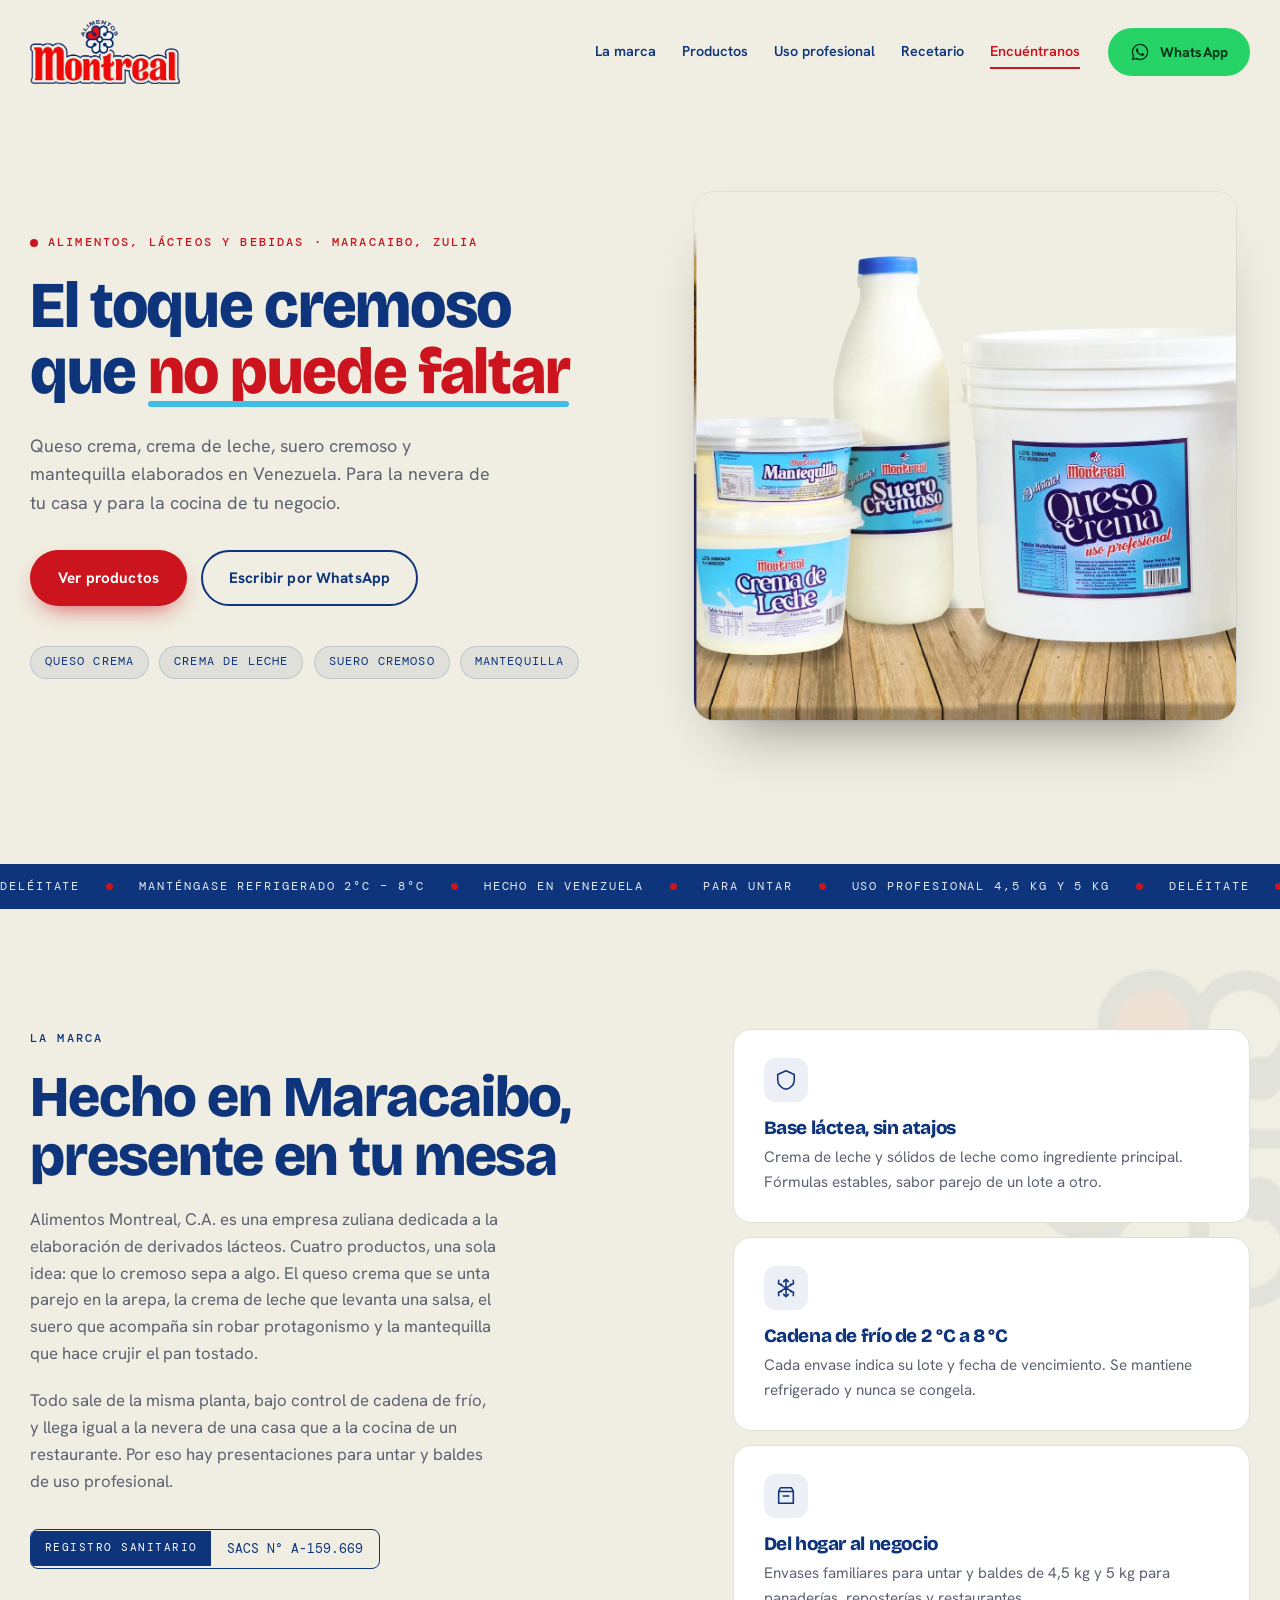
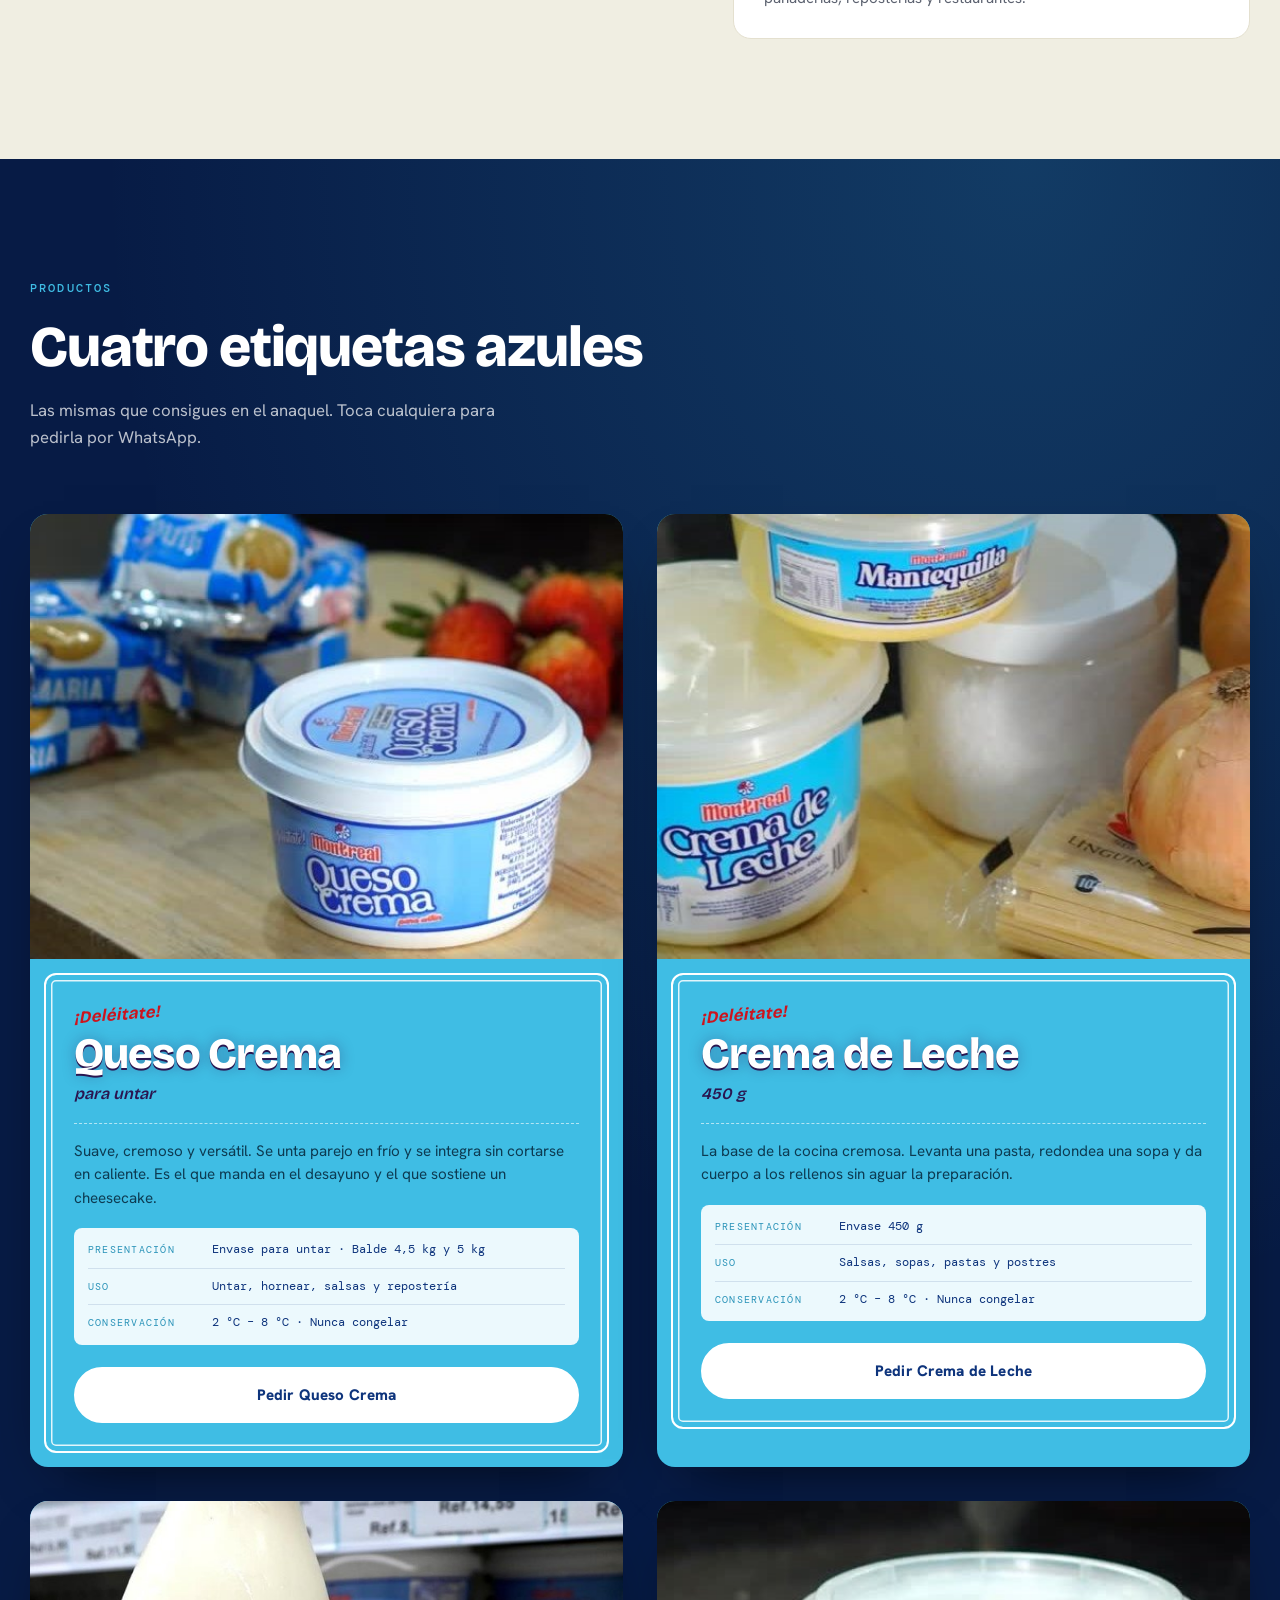
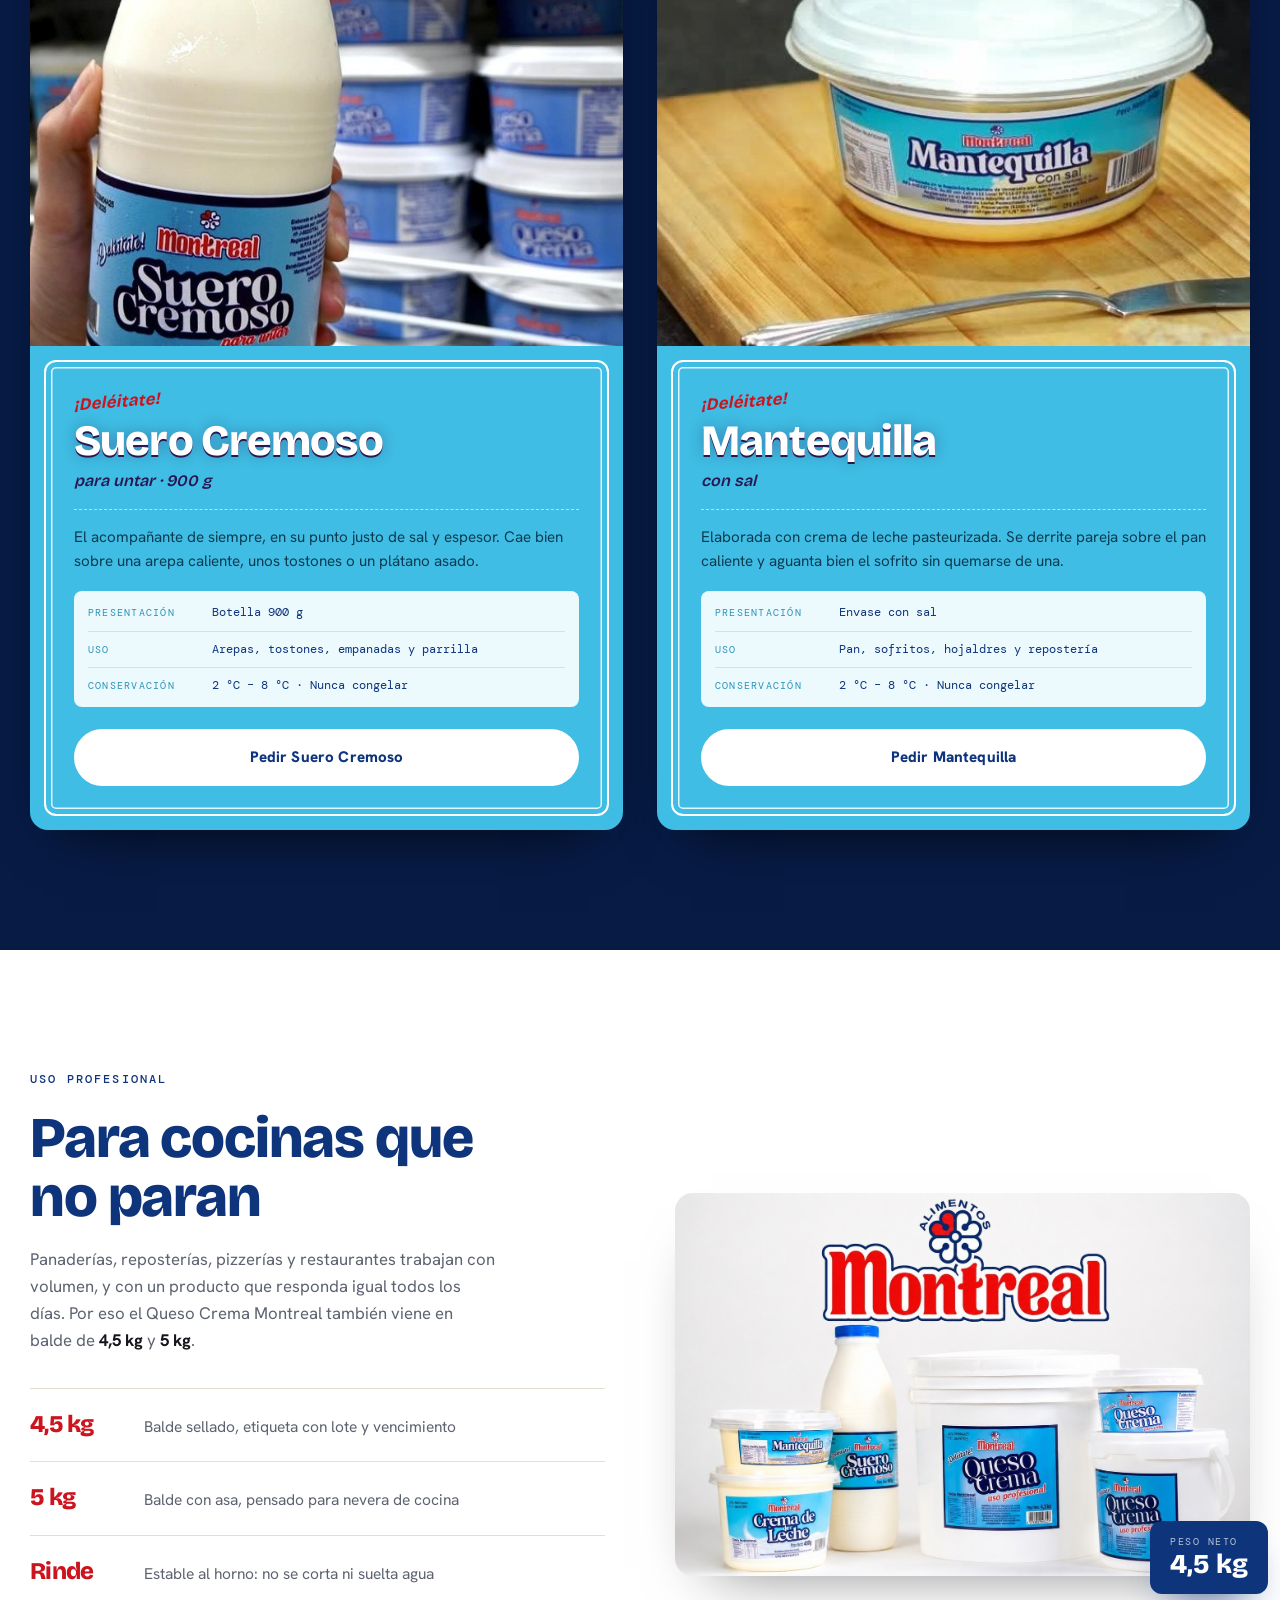
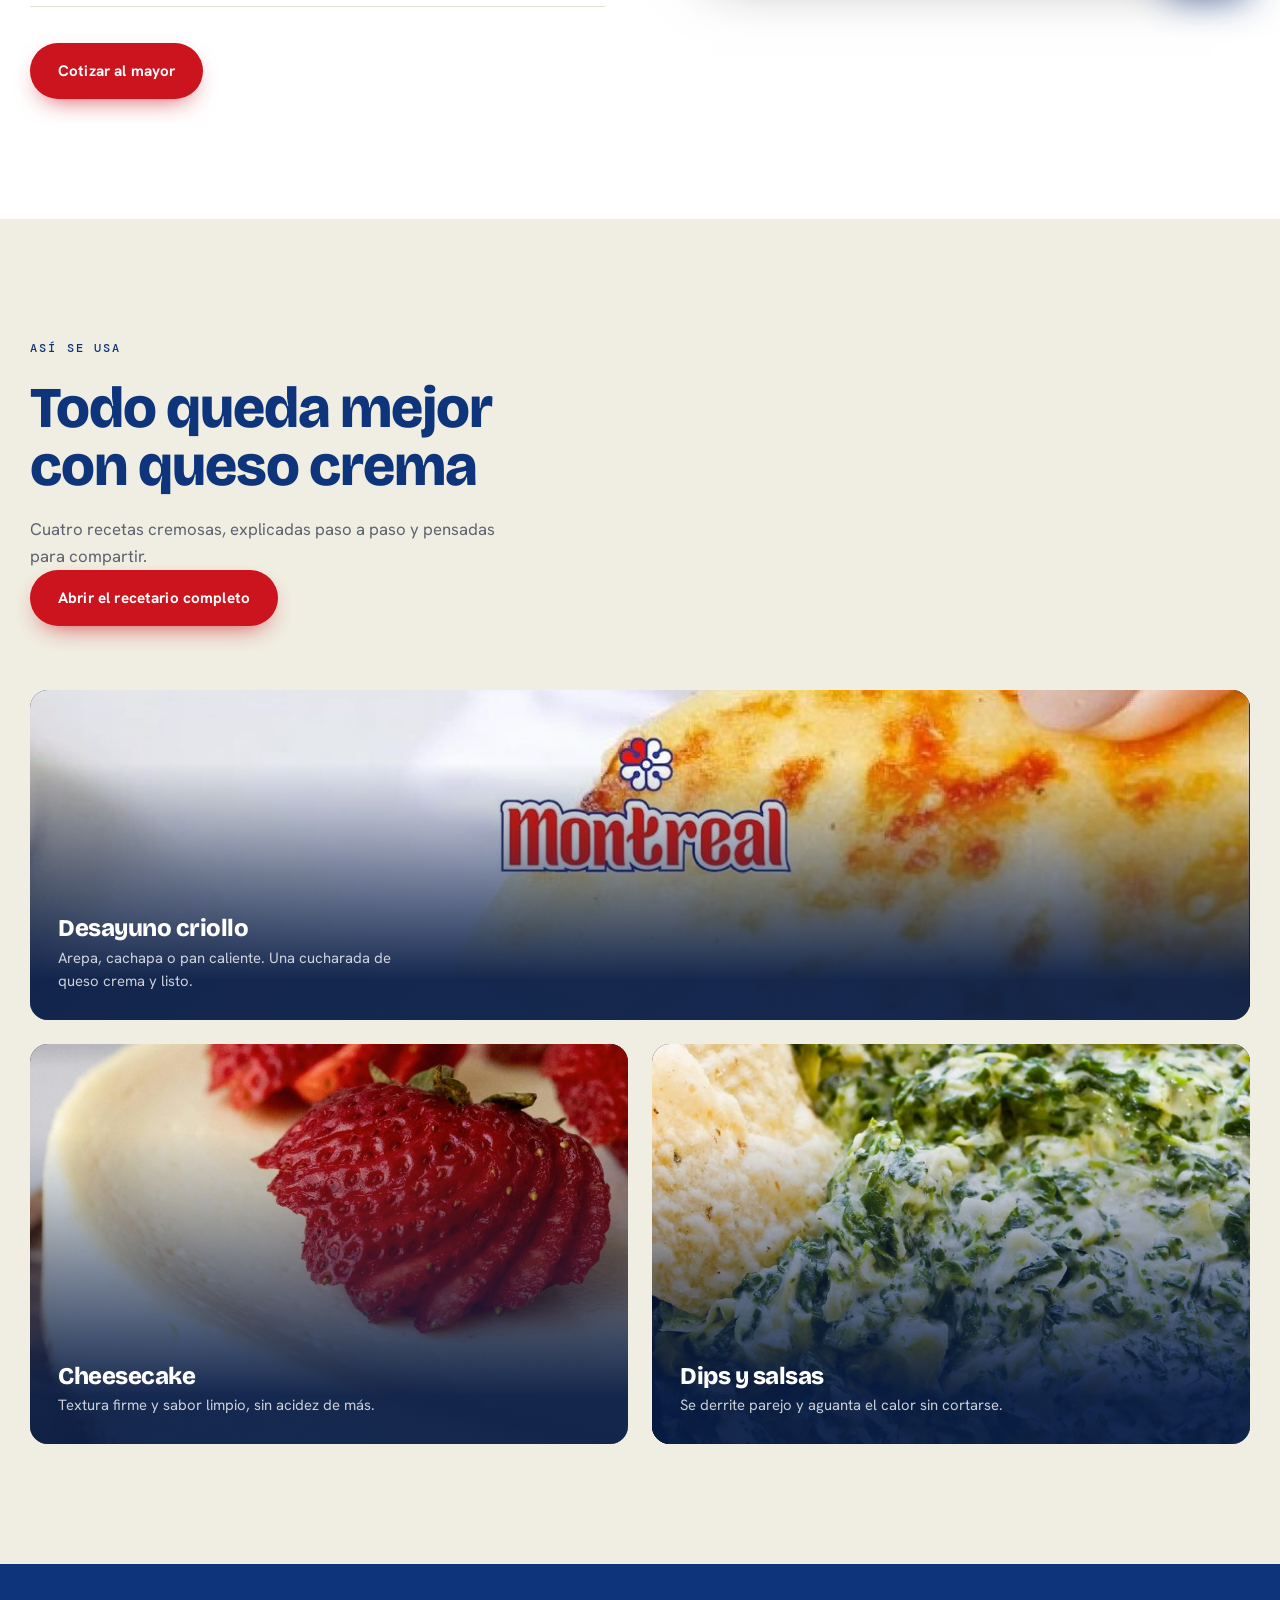
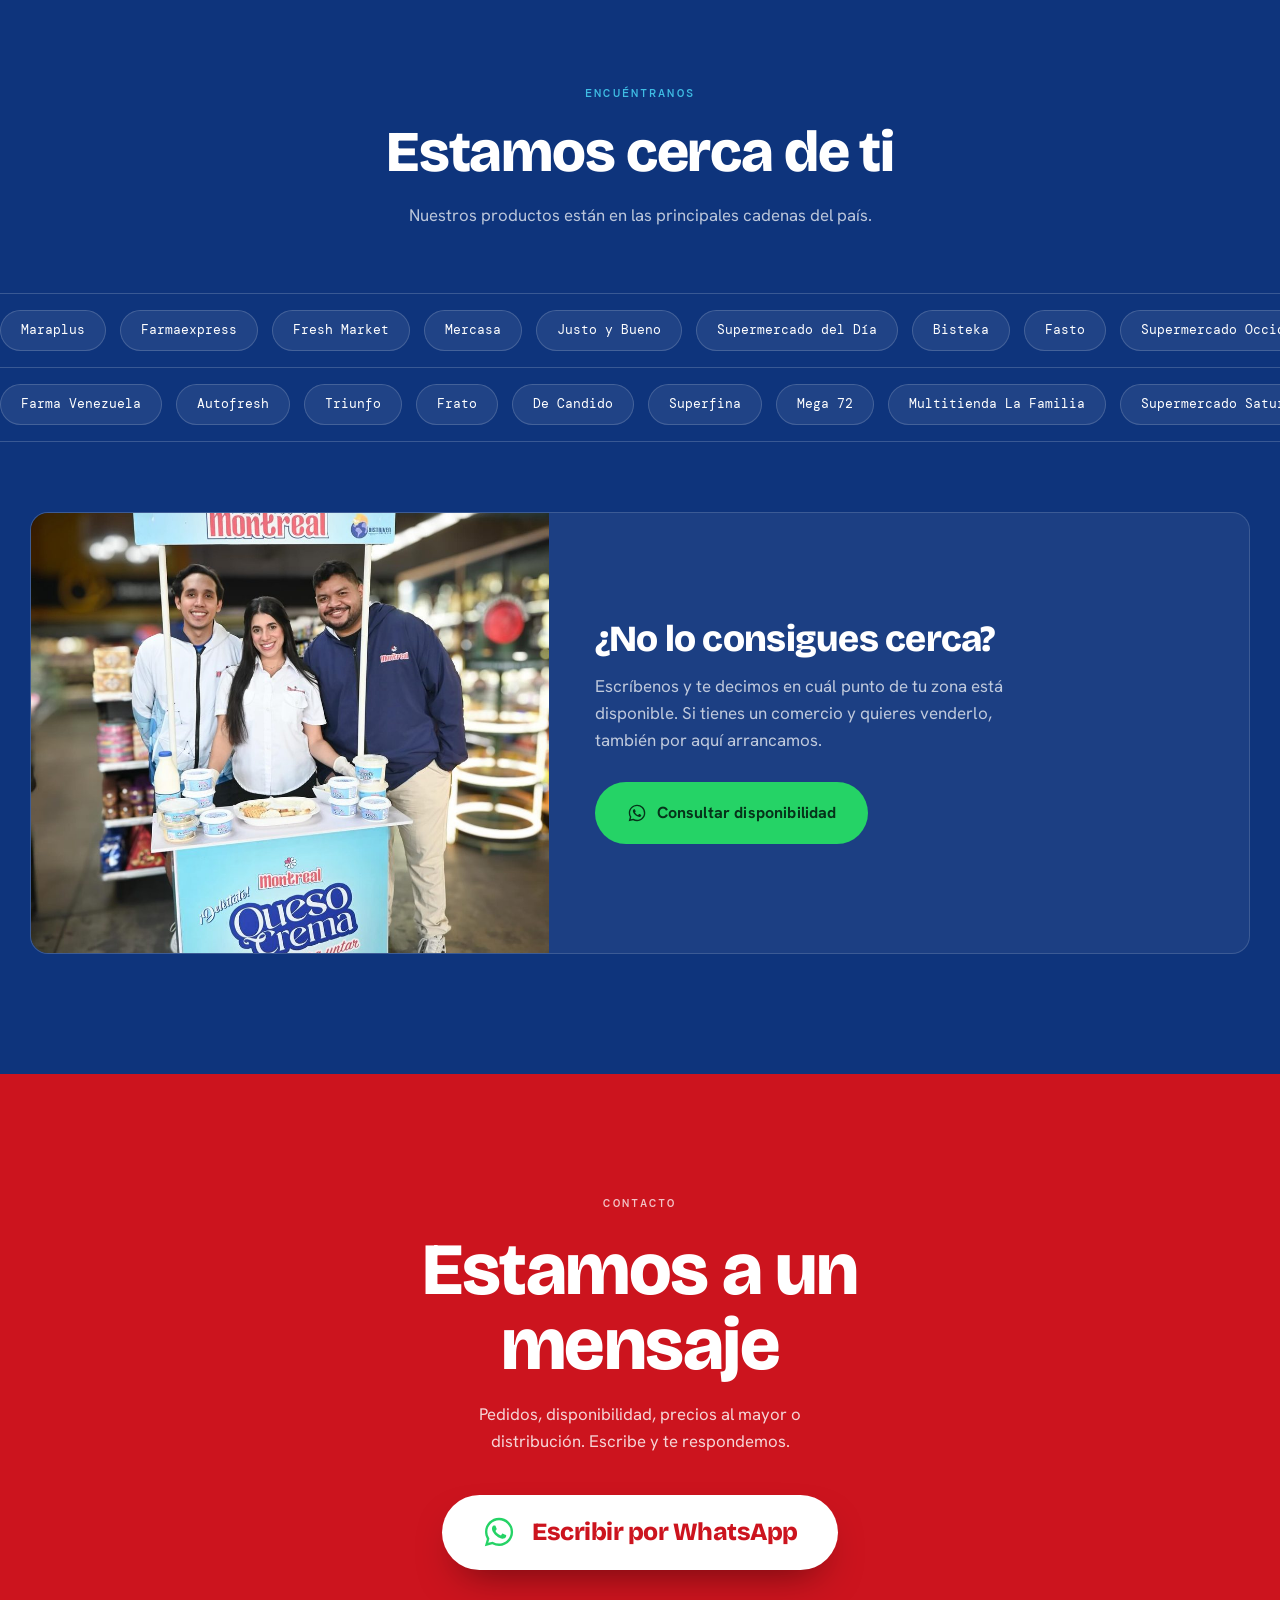
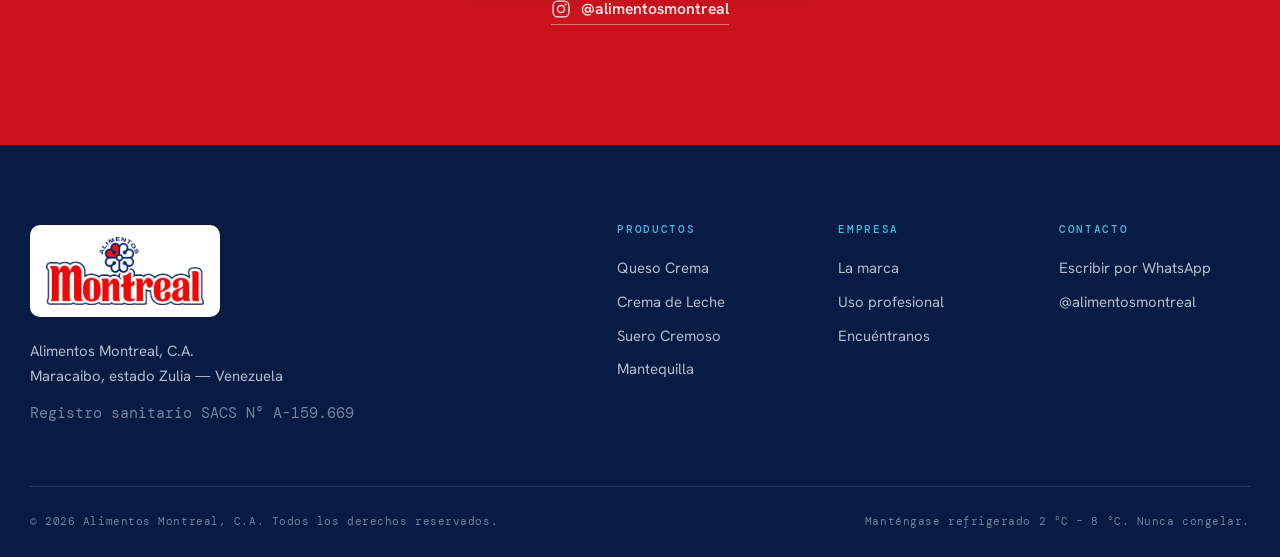
<file: alimentos-montreal/index.html>
<!DOCTYPE html>
<html lang="es-VE">
<head>
<meta charset="UTF-8">
<meta name="viewport" content="width=device-width, initial-scale=1">
<title>Alimentos Montreal — Queso crema, crema de leche, suero cremoso y mantequilla</title>
<meta name="description" content="Alimentos Montreal, C.A. Lácteos elaborados en Maracaibo, Zulia: queso crema para untar y de uso profesional, crema de leche, suero cremoso y mantequilla con sal.">
<meta name="theme-color" content="#0E347C">

<meta property="og:type" content="website">
<meta property="og:title" content="Alimentos Montreal — El toque cremoso que no puede faltar">
<meta property="og:description" content="Queso crema, crema de leche, suero cremoso y mantequilla. Elaborados en Maracaibo, Zulia.">
<meta property="og:image" content="img/og-montreal.jpg">
<meta property="og:locale" content="es_VE">
<meta name="twitter:card" content="summary_large_image">

<link rel="icon" href="favicon.ico" sizes="any">
<link rel="icon" href="img/favicon-32.png" type="image/png">
<link rel="apple-touch-icon" href="img/apple-touch-icon.png">

<link rel="preconnect" href="https://fonts.googleapis.com">
<link rel="preconnect" href="https://fonts.gstatic.com" crossorigin>
<link href="https://fonts.googleapis.com/css2?family=Bricolage+Grotesque:opsz,wdth,wght@12..96,75..100,400..800&family=Hanken+Grotesk:wght@300;400;500;600;700&family=DM+Mono:wght@400;500&display=swap" rel="stylesheet">
<link rel="stylesheet" href="styles.css">

<script type="application/ld+json">
{
  "@context": "https://schema.org",
  "@type": "Organization",
  "name": "Alimentos Montreal, C.A.",
  "description": "Elaboración de lácteos: queso crema, crema de leche, suero cremoso y mantequilla.",
  "address": { "@type": "PostalAddress", "addressLocality": "Maracaibo", "addressRegion": "Zulia", "addressCountry": "VE" },
  "telephone": "+58 424-6117093",
  "sameAs": ["https://instagram.com/alimentosmontreal", "https://wa.me/584246117093"]
}
</script>
</head>
<body>

<a class="saltar" href="#productos">Ir al contenido</a>

<!-- ══════════ NAV ══════════ -->
<header class="nav" id="nav">
  <div class="nav__in">
    <a class="nav__logo" href="#inicio" aria-label="Alimentos Montreal, inicio">
      <img src="img/logo-montreal.png" alt="Alimentos Montreal" width="768" height="327">
    </a>

    <nav class="nav__links" aria-label="Principal">
      <a href="#marca">La marca</a>
      <a href="#productos">Productos</a>
      <a href="#profesional">Uso profesional</a>
      <a href="recetas.html">Recetario</a>
      <a href="#encuentranos">Encuéntranos</a>
    </nav>

    <a class="btn btn--wa nav__cta" href="https://wa.me/584246117093?text=Hola%20Alimentos%20Montreal%2C%20quiero%20informaci%C3%B3n%20sobre%20sus%20productos." target="_blank" rel="noopener">
      <svg class="ico-wa" viewBox="0 0 24 24" aria-hidden="true"><path d="M12.04 2c-5.46 0-9.91 4.45-9.91 9.91 0 1.75.46 3.45 1.32 4.95L2 22l5.25-1.38a9.9 9.9 0 0 0 4.79 1.22h.01c5.46 0 9.9-4.45 9.9-9.91 0-2.65-1.03-5.14-2.9-7.01A9.82 9.82 0 0 0 12.04 2Zm0 18.15h-.01a8.2 8.2 0 0 1-4.19-1.15l-.3-.18-3.12.82.83-3.04-.2-.31a8.2 8.2 0 0 1-1.26-4.38c0-4.54 3.7-8.23 8.25-8.23 2.2 0 4.27.86 5.83 2.41a8.2 8.2 0 0 1 2.41 5.83c0 4.54-3.7 8.23-8.24 8.23Zm4.52-6.16c-.25-.12-1.47-.72-1.69-.81-.23-.08-.39-.12-.56.13-.16.24-.64.8-.78.97-.14.16-.29.18-.53.06-.25-.12-1.05-.39-1.99-1.23-.74-.66-1.23-1.47-1.38-1.72-.14-.25-.01-.38.11-.5.11-.11.25-.29.37-.43.12-.15.16-.25.25-.41.08-.17.04-.31-.02-.43-.06-.12-.56-1.34-.76-1.84-.2-.48-.4-.42-.56-.43h-.47c-.17 0-.43.06-.66.31-.23.25-.86.85-.86 2.07s.89 2.4 1.01 2.56c.12.17 1.75 2.67 4.23 3.74.59.26 1.05.41 1.41.52.59.19 1.13.16 1.56.1.48-.07 1.47-.6 1.68-1.18.21-.58.21-1.08.14-1.18-.06-.11-.22-.17-.47-.29Z"/></svg>
      <span>WhatsApp</span>
    </a>

    <button class="nav__burger" id="burger" aria-label="Abrir menú" aria-expanded="false" aria-controls="menu-movil">
      <span></span><span></span><span></span>
    </button>
  </div>

  <div class="menu-movil" id="menu-movil" hidden>
    <a href="#marca">La marca</a>
    <a href="#productos">Productos</a>
    <a href="#profesional">Uso profesional</a>
    <a href="recetas.html">Recetario</a>
    <a href="#encuentranos">Encuéntranos</a>
    <a href="#contacto">Contacto</a>
  </div>
</header>

<main id="inicio">

<!-- ══════════ HERO ══════════ -->
<section class="hero">
  <div class="hero__in">
    <div class="hero__txt">
      <p class="eyebrow eyebrow--rojo" data-anim="1">
        <span class="punto"></span> Alimentos, lácteos y bebidas · Maracaibo, Zulia
      </p>
      <h1 class="hero__h1" data-anim="2">
        El toque cremoso que <em>no puede faltar</em>
      </h1>
      <p class="hero__sub" data-anim="3">
        Queso crema, crema de leche, suero cremoso y mantequilla elaborados en Venezuela.
        Para la nevera de tu casa y para la cocina de tu negocio.
      </p>
      <div class="hero__acciones" data-anim="4">
        <a class="btn btn--rojo" href="#productos">Ver productos</a>
        <a class="btn btn--linea" href="https://wa.me/584246117093?text=Hola%20Alimentos%20Montreal%2C%20quiero%20informaci%C3%B3n%20sobre%20sus%20productos." target="_blank" rel="noopener">Escribir por WhatsApp</a>
      </div>
      <ul class="hero__lista" data-anim="5">
        <li>Queso Crema</li>
        <li>Crema de Leche</li>
        <li>Suero Cremoso</li>
        <li>Mantequilla</li>
      </ul>
    </div>

    <div class="hero__foto" data-anim="3">
      <img src="img/hero-linea.jpg" alt="Línea completa de productos Alimentos Montreal: mantequilla, crema de leche, suero cremoso y queso crema de 4,5 kg" width="1200" height="1167" fetchpriority="high">
    </div>
  </div>

  <div class="cinta" aria-hidden="true">
    <div class="cinta__pista">
      <span>Deléitate</span><i></i><span>Manténgase refrigerado 2°C – 8°C</span><i></i>
      <span>Hecho en Venezuela</span><i></i><span>Para untar</span><i></i>
      <span>Uso profesional 4,5 kg y 5 kg</span><i></i><span>Deléitate</span><i></i>
      <span>Manténgase refrigerado 2°C – 8°C</span><i></i><span>Hecho en Venezuela</span><i></i>
      <span>Para untar</span><i></i><span>Uso profesional 4,5 kg y 5 kg</span><i></i>
    </div>
  </div>
</section>

<!-- ══════════ LA MARCA ══════════ -->
<section class="marca" id="marca">
  <img class="marca__flor" src="img/emblem.png" alt="" aria-hidden="true" width="288" height="288">
  <div class="marca__in">
    <div class="marca__col reveal">
      <p class="eyebrow">La marca</p>
      <h2 class="h2">Hecho en Maracaibo,<br>presente en tu mesa</h2>
      <p class="p">
        Alimentos Montreal, C.A. es una empresa zuliana dedicada a la elaboración de derivados
        lácteos. Cuatro productos, una sola idea: que lo cremoso sepa a algo. El queso crema que
        se unta parejo en la arepa, la crema de leche que levanta una salsa, el suero que
        acompaña sin robar protagonismo y la mantequilla que hace crujir el pan tostado.
      </p>
      <p class="p">
        Todo sale de la misma planta, bajo control de cadena de frío, y llega igual a la nevera
        de una casa que a la cocina de un restaurante. Por eso hay presentaciones para untar
        y baldes de uso profesional.
      </p>
      <p class="sello">
        <span class="sello__k">Registro sanitario</span>
        <span class="sello__v">SACS N° A-159.669</span>
      </p>
    </div>

    <div class="marca__col">
      <ul class="valores">
        <li class="valor reveal">
          <span class="valor__ico" aria-hidden="true">
            <svg viewBox="0 0 24 24"><path d="M12 2 3 6v6c0 5 3.8 9.3 9 10 5.2-.7 9-5 9-10V6l-9-4Z"/></svg>
          </span>
          <h3>Base láctea, sin atajos</h3>
          <p>Crema de leche y sólidos de leche como ingrediente principal. Fórmulas estables, sabor parejo de un lote a otro.</p>
        </li>
        <li class="valor reveal">
          <span class="valor__ico" aria-hidden="true">
            <svg viewBox="0 0 24 24"><path d="M12 2.5v19M3.8 7.25l16.4 9.5M20.2 7.25 3.8 16.75M12 2.5 9.4 5.1M12 2.5l2.6 2.6M12 21.5l-2.6-2.6M12 21.5l2.6-2.6M3.8 7.25l.3-3.6M3.8 7.25l3.5.9M20.2 16.75l-.3 3.6M20.2 16.75l-3.5-.9M20.2 7.25l-3.5.9M20.2 7.25l-.3-3.6M3.8 16.75l3.5-.9M3.8 16.75l.3 3.6"/></svg>
          </span>
          <h3>Cadena de frío de 2 °C a 8 °C</h3>
          <p>Cada envase indica su lote y fecha de vencimiento. Se mantiene refrigerado y nunca se congela.</p>
        </li>
        <li class="valor reveal">
          <span class="valor__ico" aria-hidden="true">
            <svg viewBox="0 0 24 24"><path d="M4 7h16v13H4zM4 7l2-4h12l2 4M9 12h6"/></svg>
          </span>
          <h3>Del hogar al negocio</h3>
          <p>Envases familiares para untar y baldes de 4,5 kg y 5 kg para panaderías, reposterías y restaurantes.</p>
        </li>
      </ul>
    </div>
  </div>
</section>

<!-- ══════════ PRODUCTOS ══════════ -->
<section class="productos" id="productos">
  <div class="wrap">
    <header class="cab reveal">
      <p class="eyebrow eyebrow--claro">Productos</p>
      <h2 class="h2 h2--claro">Cuatro etiquetas azules</h2>
      <p class="p p--claro cab__p">Las mismas que consigues en el anaquel. Toca cualquiera para pedirla por WhatsApp.</p>
    </header>

    <div class="grid-prod">

      <!-- 1 -->
      <article class="etq reveal">
        <div class="etq__foto">
          <img src="img/p-queso-crema.jpg" alt="Envase de Queso Crema Montreal para untar sobre una tabla de madera" width="560" height="700" loading="lazy">
        </div>
        <div class="etq__placa">
          <p class="etq__deleite">¡Deléitate!</p>
          <h3 class="etq__nombre">Queso Crema</h3>
          <p class="etq__bajada">para untar</p>
          <p class="etq__desc">Suave, cremoso y versátil. Se unta parejo en frío y se integra sin cortarse en caliente. Es el que manda en el desayuno y el que sostiene un cheesecake.</p>
          <dl class="ficha">
            <div><dt>Presentación</dt><dd>Envase para untar · Balde 4,5 kg y 5 kg</dd></div>
            <div><dt>Uso</dt><dd>Untar, hornear, salsas y repostería</dd></div>
            <div><dt>Conservación</dt><dd>2 °C – 8 °C · Nunca congelar</dd></div>
          </dl>
          <a class="btn btn--placa" href="https://wa.me/584246117093?text=Hola%2C%20quiero%20informaci%C3%B3n%20sobre%20el%20Queso%20Crema%20Montreal." target="_blank" rel="noopener">Pedir Queso Crema</a>
        </div>
      </article>

      <!-- 2 -->
      <article class="etq reveal">
        <div class="etq__foto">
          <img src="img/p-crema-leche.jpg" alt="Envase de Crema de Leche Montreal de 450 gramos junto a ingredientes de cocina" width="560" height="700" loading="lazy">
        </div>
        <div class="etq__placa">
          <p class="etq__deleite">¡Deléitate!</p>
          <h3 class="etq__nombre">Crema de Leche</h3>
          <p class="etq__bajada">450 g</p>
          <p class="etq__desc">La base de la cocina cremosa. Levanta una pasta, redondea una sopa y da cuerpo a los rellenos sin aguar la preparación.</p>
          <dl class="ficha">
            <div><dt>Presentación</dt><dd>Envase 450 g</dd></div>
            <div><dt>Uso</dt><dd>Salsas, sopas, pastas y postres</dd></div>
            <div><dt>Conservación</dt><dd>2 °C – 8 °C · Nunca congelar</dd></div>
          </dl>
          <a class="btn btn--placa" href="https://wa.me/584246117093?text=Hola%2C%20quiero%20informaci%C3%B3n%20sobre%20la%20Crema%20de%20Leche%20Montreal." target="_blank" rel="noopener">Pedir Crema de Leche</a>
        </div>
      </article>

      <!-- 3 -->
      <article class="etq reveal">
        <div class="etq__foto">
          <img src="img/p-suero.jpg" alt="Botella de Suero Cremoso Montreal de 900 gramos en el anaquel de un supermercado" width="720" height="900" loading="lazy">
        </div>
        <div class="etq__placa">
          <p class="etq__deleite">¡Deléitate!</p>
          <h3 class="etq__nombre">Suero Cremoso</h3>
          <p class="etq__bajada">para untar · 900 g</p>
          <p class="etq__desc">El acompañante de siempre, en su punto justo de sal y espesor. Cae bien sobre una arepa caliente, unos tostones o un plátano asado.</p>
          <dl class="ficha">
            <div><dt>Presentación</dt><dd>Botella 900 g</dd></div>
            <div><dt>Uso</dt><dd>Arepas, tostones, empanadas y parrilla</dd></div>
            <div><dt>Conservación</dt><dd>2 °C – 8 °C · Nunca congelar</dd></div>
          </dl>
          <a class="btn btn--placa" href="https://wa.me/584246117093?text=Hola%2C%20quiero%20informaci%C3%B3n%20sobre%20el%20Suero%20Cremoso%20Montreal." target="_blank" rel="noopener">Pedir Suero Cremoso</a>
        </div>
      </article>

      <!-- 4 -->
      <article class="etq reveal">
        <div class="etq__foto">
          <img src="img/p-mantequilla.jpg" alt="Envase de Mantequilla Montreal con sal sobre una tabla de madera junto a pan tostado" width="560" height="700" loading="lazy">
        </div>
        <div class="etq__placa">
          <p class="etq__deleite">¡Deléitate!</p>
          <h3 class="etq__nombre">Mantequilla</h3>
          <p class="etq__bajada">con sal</p>
          <p class="etq__desc">Elaborada con crema de leche pasteurizada. Se derrite pareja sobre el pan caliente y aguanta bien el sofrito sin quemarse de una.</p>
          <dl class="ficha">
            <div><dt>Presentación</dt><dd>Envase con sal</dd></div>
            <div><dt>Uso</dt><dd>Pan, sofritos, hojaldres y repostería</dd></div>
            <div><dt>Conservación</dt><dd>2 °C – 8 °C · Nunca congelar</dd></div>
          </dl>
          <a class="btn btn--placa" href="https://wa.me/584246117093?text=Hola%2C%20quiero%20informaci%C3%B3n%20sobre%20la%20Mantequilla%20Montreal." target="_blank" rel="noopener">Pedir Mantequilla</a>
        </div>
      </article>

    </div>
  </div>
</section>

<!-- ══════════ USO PROFESIONAL ══════════ -->
<section class="pro" id="profesional">
  <div class="pro__in">
    <div class="pro__txt reveal">
      <p class="eyebrow">Uso profesional</p>
      <h2 class="h2">Para cocinas que<br>no paran</h2>
      <p class="p">
        Panaderías, reposterías, pizzerías y restaurantes trabajan con volumen, y con un
        producto que responda igual todos los días. Por eso el Queso Crema Montreal también
        viene en balde de <strong>4,5 kg</strong> y <strong>5 kg</strong>.
      </p>
      <ul class="pro__lista">
        <li><span>4,5 kg</span> Balde sellado, etiqueta con lote y vencimiento</li>
        <li><span>5 kg</span> Balde con asa, pensado para nevera de cocina</li>
        <li><span>Rinde</span> Estable al horno: no se corta ni suelta agua</li>
      </ul>
      <a class="btn btn--rojo" href="https://wa.me/584246117093?text=Hola%2C%20soy%20de%20un%20negocio%20y%20quiero%20cotizar%20Queso%20Crema%20de%20uso%20profesional%20(4%2C5%20kg%20o%205%20kg)." target="_blank" rel="noopener">Cotizar al mayor</a>
    </div>
    <div class="pro__foto reveal">
      <img src="img/linea-completa.jpg" alt="Baldes de Queso Crema Montreal de uso profesional junto al resto de la línea de productos" width="1400" height="933" loading="lazy">
      <div class="pro__tag">
        <span class="pro__tag-k">Peso neto</span>
        <span class="pro__tag-v">4,5 kg</span>
      </div>
    </div>
  </div>
</section>

<!-- ══════════ RECETAS ══════════ -->
<section class="recetas" id="recetas">
  <div class="wrap">
    <header class="cab reveal">
      <p class="eyebrow">Así se usa</p>
      <h2 class="h2">Todo queda mejor<br>con queso crema</h2>
      <p class="p cab__p">Cuatro recetas cremosas, explicadas paso a paso y pensadas para compartir.</p>
      <a class="btn btn--rojo recetario-cta" href="recetas.html">Abrir el recetario completo</a>
    </header>

    <div class="grid-rec">
      <article class="rec rec--ancha reveal">
        <img src="img/uso-desayuno.jpg" alt="Cachapa caliente con queso derretido y queso crema Montreal" width="1200" height="550" loading="lazy">
        <div class="rec__pie">
          <h3>Desayuno criollo</h3>
          <p>Arepa, cachapa o pan caliente. Una cucharada de queso crema y listo.</p>
        </div>
      </article>

      <article class="rec reveal">
        <img src="img/uso-cheesecake.jpg" alt="Cheesecake con fresas sobre tabla de madera" width="900" height="1125" loading="lazy">
        <div class="rec__pie">
          <h3>Cheesecake</h3>
          <p>Textura firme y sabor limpio, sin acidez de más.</p>
        </div>
      </article>

      <article class="rec reveal">
        <img src="img/uso-dip.jpg" alt="Dip cremoso de espinaca servido en sartén de hierro con tostones de maíz" width="900" height="1125" loading="lazy">
        <div class="rec__pie">
          <h3>Dips y salsas</h3>
          <p>Se derrite parejo y aguanta el calor sin cortarse.</p>
        </div>
      </article>
    </div>
  </div>
</section>

<!-- ══════════ ENCUÉNTRANOS ══════════ -->
<section class="donde" id="encuentranos">
  <div class="wrap">
    <header class="cab cab--centro reveal">
      <p class="eyebrow eyebrow--claro">Encuéntranos</p>
      <h2 class="h2 h2--claro">Estamos cerca de ti</h2>
      <p class="p p--claro cab__p">Nuestros productos están en las principales cadenas del país.</p>
    </header>
  </div>

  <div class="riel" aria-label="Cadenas donde se consiguen los productos">
    <div class="riel__pista">
      <span>Maraplus</span><span>Farmaexpress</span><span>Fresh Market</span><span>Mercasa</span><span>Justo y Bueno</span><span>Supermercado del Día</span><span>Bisteka</span><span>Fasto</span><span>Supermercado Occidente</span><span>Paga Poco</span>
      <span>Maraplus</span><span>Farmaexpress</span><span>Fresh Market</span><span>Mercasa</span><span>Justo y Bueno</span><span>Supermercado del Día</span><span>Bisteka</span><span>Fasto</span><span>Supermercado Occidente</span><span>Paga Poco</span>
    </div>
  </div>
  <div class="riel riel--inv">
    <div class="riel__pista">
      <span>Farma Venezuela</span><span>Autofresh</span><span>Triunfo</span><span>Frato</span><span>De Candido</span><span>Superfina</span><span>Mega 72</span><span>Multitienda La Familia</span><span>Supermercado Saturno</span><span>Samba</span>
      <span>Farma Venezuela</span><span>Autofresh</span><span>Triunfo</span><span>Frato</span><span>De Candido</span><span>Superfina</span><span>Mega 72</span><span>Multitienda La Familia</span><span>Supermercado Saturno</span><span>Samba</span>
    </div>
  </div>

  <div class="wrap">
    <div class="donde__caja reveal">
      <div class="donde__foto">
        <img src="img/equipo.jpg" alt="Equipo de Alimentos Montreal en una degustación de queso crema dentro de un supermercado" width="1000" height="1250" loading="lazy">
      </div>
      <div class="donde__txt">
        <h3>¿No lo consigues cerca?</h3>
        <p>Escríbenos y te decimos en cuál punto de tu zona está disponible. Si tienes un
        comercio y quieres venderlo, también por aquí arrancamos.</p>
        <a class="btn btn--wa btn--grande" href="https://wa.me/584246117093?text=Hola%2C%20%C2%BFd%C3%B3nde%20puedo%20conseguir%20los%20productos%20Montreal%20en%20mi%20zona%3F" target="_blank" rel="noopener">
          <svg class="ico-wa" viewBox="0 0 24 24" aria-hidden="true"><path d="M12.04 2c-5.46 0-9.91 4.45-9.91 9.91 0 1.75.46 3.45 1.32 4.95L2 22l5.25-1.38a9.9 9.9 0 0 0 4.79 1.22h.01c5.46 0 9.9-4.45 9.9-9.91 0-2.65-1.03-5.14-2.9-7.01A9.82 9.82 0 0 0 12.04 2Zm0 18.15h-.01a8.2 8.2 0 0 1-4.19-1.15l-.3-.18-3.12.82.83-3.04-.2-.31a8.2 8.2 0 0 1-1.26-4.38c0-4.54 3.7-8.23 8.25-8.23 2.2 0 4.27.86 5.83 2.41a8.2 8.2 0 0 1 2.41 5.83c0 4.54-3.7 8.23-8.24 8.23Zm4.52-6.16c-.25-.12-1.47-.72-1.69-.81-.23-.08-.39-.12-.56.13-.16.24-.64.8-.78.97-.14.16-.29.18-.53.06-.25-.12-1.05-.39-1.99-1.23-.74-.66-1.23-1.47-1.38-1.72-.14-.25-.01-.38.11-.5.11-.11.25-.29.37-.43.12-.15.16-.25.25-.41.08-.17.04-.31-.02-.43-.06-.12-.56-1.34-.76-1.84-.2-.48-.4-.42-.56-.43h-.47c-.17 0-.43.06-.66.31-.23.25-.86.85-.86 2.07s.89 2.4 1.01 2.56c.12.17 1.75 2.67 4.23 3.74.59.26 1.05.41 1.41.52.59.19 1.13.16 1.56.1.48-.07 1.47-.6 1.68-1.18.21-.58.21-1.08.14-1.18-.06-.11-.22-.17-.47-.29Z"/></svg>
          <span>Consultar disponibilidad</span>
        </a>
      </div>
    </div>
  </div>
</section>

<!-- ══════════ CONTACTO ══════════ -->
<section class="contacto" id="contacto">
  <div class="wrap contacto__in reveal">
    <p class="eyebrow eyebrow--blanco">Contacto</p>
    <h2 class="contacto__h2">Estamos a un<br>mensaje</h2>
    <p class="contacto__p">
      Pedidos, disponibilidad, precios al mayor o distribución. Escribe y te respondemos.
    </p>

    <a class="wa-grande" href="https://wa.me/584246117093?text=Hola%20Alimentos%20Montreal%2C%20quiero%20informaci%C3%B3n%20sobre%20sus%20productos." target="_blank" rel="noopener">
      <svg viewBox="0 0 24 24" aria-hidden="true"><path d="M12.04 2c-5.46 0-9.91 4.45-9.91 9.91 0 1.75.46 3.45 1.32 4.95L2 22l5.25-1.38a9.9 9.9 0 0 0 4.79 1.22h.01c5.46 0 9.9-4.45 9.9-9.91 0-2.65-1.03-5.14-2.9-7.01A9.82 9.82 0 0 0 12.04 2Zm0 18.15h-.01a8.2 8.2 0 0 1-4.19-1.15l-.3-.18-3.12.82.83-3.04-.2-.31a8.2 8.2 0 0 1-1.26-4.38c0-4.54 3.7-8.23 8.25-8.23 2.2 0 4.27.86 5.83 2.41a8.2 8.2 0 0 1 2.41 5.83c0 4.54-3.7 8.23-8.24 8.23Zm4.52-6.16c-.25-.12-1.47-.72-1.69-.81-.23-.08-.39-.12-.56.13-.16.24-.64.8-.78.97-.14.16-.29.18-.53.06-.25-.12-1.05-.39-1.99-1.23-.74-.66-1.23-1.47-1.38-1.72-.14-.25-.01-.38.11-.5.11-.11.25-.29.37-.43.12-.15.16-.25.25-.41.08-.17.04-.31-.02-.43-.06-.12-.56-1.34-.76-1.84-.2-.48-.4-.42-.56-.43h-.47c-.17 0-.43.06-.66.31-.23.25-.86.85-.86 2.07s.89 2.4 1.01 2.56c.12.17 1.75 2.67 4.23 3.74.59.26 1.05.41 1.41.52.59.19 1.13.16 1.56.1.48-.07 1.47-.6 1.68-1.18.21-.58.21-1.08.14-1.18-.06-.11-.22-.17-.47-.29Z"/></svg>
      <span>Escribir por WhatsApp</span>
    </a>

    <a class="ig" href="https://instagram.com/alimentosmontreal" target="_blank" rel="noopener">
      <svg viewBox="0 0 24 24" aria-hidden="true"><rect x="2.5" y="2.5" width="19" height="19" rx="5.5"/><circle cx="12" cy="12" r="4.2"/><circle cx="17.4" cy="6.6" r="1.2" fill="currentColor" stroke="none"/></svg>
      <span>@alimentosmontreal</span>
    </a>
  </div>
</section>

</main>

<!-- ══════════ FOOTER ══════════ -->
<footer class="pie">
  <div class="wrap pie__in">
    <div class="pie__marca">
      <img src="img/logo-montreal.png" alt="Alimentos Montreal" width="768" height="327">
      <p>Alimentos Montreal, C.A.<br>Maracaibo, estado Zulia — Venezuela</p>
      <p class="pie__reg">Registro sanitario SACS N° A-159.669</p>
    </div>

    <nav class="pie__nav" aria-label="Pie de página">
      <div>
        <h4>Productos</h4>
        <a href="#productos">Queso Crema</a>
        <a href="#productos">Crema de Leche</a>
        <a href="#productos">Suero Cremoso</a>
        <a href="#productos">Mantequilla</a>
      </div>
      <div>
        <h4>Empresa</h4>
        <a href="#marca">La marca</a>
        <a href="#profesional">Uso profesional</a>
        <a href="#encuentranos">Encuéntranos</a>
      </div>
      <div>
        <h4>Contacto</h4>
        <a href="https://wa.me/584246117093" target="_blank" rel="noopener">Escribir por WhatsApp</a>
        <a href="https://instagram.com/alimentosmontreal" target="_blank" rel="noopener">@alimentosmontreal</a>
      </div>
    </nav>
  </div>

  <div class="wrap pie__base">
    <p>© <span id="anio">2026</span> Alimentos Montreal, C.A. Todos los derechos reservados.</p>
    <p>Manténgase refrigerado 2 °C – 8 °C. Nunca congelar.</p>
  </div>
</footer>

<a class="wa-flota" href="https://wa.me/584246117093?text=Hola%20Alimentos%20Montreal%2C%20quiero%20informaci%C3%B3n%20sobre%20sus%20productos." target="_blank" rel="noopener" aria-label="Escribir por WhatsApp">
  <svg viewBox="0 0 24 24" aria-hidden="true"><path d="M12.04 2c-5.46 0-9.91 4.45-9.91 9.91 0 1.75.46 3.45 1.32 4.95L2 22l5.25-1.38a9.9 9.9 0 0 0 4.79 1.22h.01c5.46 0 9.9-4.45 9.9-9.91 0-2.65-1.03-5.14-2.9-7.01A9.82 9.82 0 0 0 12.04 2Zm0 18.15h-.01a8.2 8.2 0 0 1-4.19-1.15l-.3-.18-3.12.82.83-3.04-.2-.31a8.2 8.2 0 0 1-1.26-4.38c0-4.54 3.7-8.23 8.25-8.23 2.2 0 4.27.86 5.83 2.41a8.2 8.2 0 0 1 2.41 5.83c0 4.54-3.7 8.23-8.24 8.23Zm4.52-6.16c-.25-.12-1.47-.72-1.69-.81-.23-.08-.39-.12-.56.13-.16.24-.64.8-.78.97-.14.16-.29.18-.53.06-.25-.12-1.05-.39-1.99-1.23-.74-.66-1.23-1.47-1.38-1.72-.14-.25-.01-.38.11-.5.11-.11.25-.29.37-.43.12-.15.16-.25.25-.41.08-.17.04-.31-.02-.43-.06-.12-.56-1.34-.76-1.84-.2-.48-.4-.42-.56-.43h-.47c-.17 0-.43.06-.66.31-.23.25-.86.85-.86 2.07s.89 2.4 1.01 2.56c.12.17 1.75 2.67 4.23 3.74.59.26 1.05.41 1.41.52.59.19 1.13.16 1.56.1.48-.07 1.47-.6 1.68-1.18.21-.58.21-1.08.14-1.18-.06-.11-.22-.17-.47-.29Z"/></svg>
</a>

<script src="script.js"></script>
</body>
</html>
</file>
<file: alimentos-montreal/styles.css>
/* ═══════════════════════════════════════════════
   ALIMENTOS MONTREAL — hoja de estilos
   Paleta tomada de la marca:
   rojo #CC141E · azul #0E347C · celeste #3FBDE4 · crema #F0EEE2
   ═══════════════════════════════════════════════ */

:root{
  --rojo:#CC141E;
  --rojo-osc:#9E0F17;
  --azul:#0E347C;
  --azul-prof:#071B45;
  --azul-tinta:#2A1650;
  --celeste:#3FBDE4;
  --celeste-osc:#2A93B8;
  --crema:#F0EEE2;
  --crema-osc:#E4E0CF;
  --tinta:#14161B;
  --gris:#5C6270;
  --blanco:#fff;
  --wa:#25D366;

  --display:"Bricolage Grotesque",system-ui,sans-serif;
  --texto:"Hanken Grotesk",system-ui,sans-serif;
  --mono:"DM Mono",ui-monospace,monospace;

  --ancho:1220px;
  --r:18px;
  --ease:cubic-bezier(.22,.61,.36,1);
}

*,*::before,*::after{box-sizing:border-box}
html{scroll-behavior:smooth;-webkit-text-size-adjust:100%}
body{
  margin:0;
  font-family:var(--texto);
  font-size:17px;
  line-height:1.6;
  color:var(--tinta);
  background:var(--crema);
  overflow-x:hidden;
  -webkit-font-smoothing:antialiased;
}
img{max-width:100%;height:auto;display:block}
a{color:inherit}
h1,h2,h3,h4{margin:0;font-family:var(--display);font-weight:800;line-height:1.02;letter-spacing:-.02em}
p{margin:0}
ul,dl,dd,dt{margin:0;padding:0}
ul{list-style:none}

:focus-visible{outline:3px solid var(--rojo);outline-offset:3px;border-radius:4px}

.wrap{width:min(100% - 40px,var(--ancho));margin-inline:auto}

.saltar{
  position:absolute;left:-9999px;top:10px;z-index:999;
  background:var(--rojo);color:#fff;padding:12px 20px;border-radius:8px;text-decoration:none
}
.saltar:focus{left:10px}

/* ── tipos comunes ───────────────────────────── */
.eyebrow{
  font-family:var(--mono);font-size:12px;font-weight:500;
  letter-spacing:.18em;text-transform:uppercase;color:var(--azul);
  display:flex;align-items:flex-start;gap:10px;margin-bottom:20px
}
.eyebrow .punto{margin-top:.42em}
.eyebrow--rojo{color:var(--rojo)}
.eyebrow--claro{color:var(--celeste)}
.eyebrow--blanco{color:rgba(255,255,255,.75)}
.eyebrow--claro,.eyebrow--blanco{justify-content:inherit}
.punto{width:8px;height:8px;border-radius:50%;background:currentColor;flex:none;animation:pulso 2.4s ease-in-out infinite}
@keyframes pulso{0%,100%{opacity:1;transform:scale(1)}50%{opacity:.35;transform:scale(.7)}}

.h2{font-size:clamp(2.1rem,5vw,3.6rem);color:var(--azul)}
.h2--claro{color:#fff}
.p{font-size:1.05rem;color:var(--gris);max-width:52ch;margin-top:20px}
.p--claro{color:rgba(255,255,255,.72)}
.p strong{color:var(--tinta);font-weight:700}

.cab{margin-bottom:64px}
.cab--centro{text-align:center;max-width:640px;margin-inline:auto}
.cab--centro .eyebrow{justify-content:center}
.cab--centro .cab__p{margin-inline:auto}

/* ── botones ─────────────────────────────────── */
.btn{
  display:inline-flex;align-items:center;justify-content:center;gap:10px;
  font-family:var(--texto);font-weight:700;font-size:.95rem;letter-spacing:.01em;
  padding:14px 26px;border-radius:100px;text-decoration:none;
  border:2px solid transparent;cursor:pointer;
  transition:transform .25s var(--ease),background .25s,color .25s,border-color .25s,box-shadow .25s
}
.btn:hover{transform:translateY(-2px)}
.btn--rojo{background:var(--rojo);color:#fff;box-shadow:0 10px 26px -12px rgba(204,20,30,.9)}
.btn--rojo:hover{background:var(--rojo-osc)}
.btn--linea{border-color:var(--azul);color:var(--azul)}
.btn--linea:hover{background:var(--azul);color:#fff}
.btn--wa{background:var(--wa);color:#06331a}
.btn--wa:hover{background:#1fb857;color:#04240f}
.btn--grande{padding:16px 30px;font-size:1rem}
.btn--placa{
  width:100%;margin-top:22px;background:#fff;color:var(--azul);
  border-color:#fff;font-weight:800
}
.btn--placa:hover{background:var(--rojo);border-color:var(--rojo);color:#fff}
.ico-wa{width:20px;height:20px;fill:currentColor;flex:none}

/* ═══════════ NAV ═══════════ */
.nav{
  position:fixed;inset:0 0 auto 0;z-index:100;
  transition:background .3s,box-shadow .3s,backdrop-filter .3s
}
.nav.pegado{background:rgba(240,238,226,.88);backdrop-filter:blur(14px);box-shadow:0 1px 0 var(--crema-osc)}
.nav__in{
  width:min(100% - 40px,var(--ancho));margin-inline:auto;
  display:flex;align-items:center;gap:28px;
  padding:20px 0;transition:padding .3s var(--ease)
}
.nav.pegado .nav__in{padding:12px 0}
.nav__logo{flex:none;line-height:0}
.nav__logo img{width:150px;height:auto;transition:width .3s var(--ease)}
.nav.pegado .nav__logo img{width:122px}

.nav__links{display:flex;gap:26px;margin-left:auto}
.nav__links a{
  position:relative;text-decoration:none;font-size:.9rem;font-weight:600;color:var(--azul);
  padding:6px 0;transition:color .2s
}
.nav__links a::after{
  content:"";position:absolute;left:0;bottom:0;height:2px;width:100%;
  background:var(--rojo);transform:scaleX(0);transform-origin:right;
  transition:transform .3s var(--ease)
}
.nav__links a:hover::after,.nav__links a.activo::after{transform:scaleX(1);transform-origin:left}
.nav__links a.activo{color:var(--rojo)}
.nav__cta{padding:11px 20px;font-size:.88rem}

.nav__burger{display:none;flex:none;width:44px;height:44px;background:none;border:0;padding:10px;cursor:pointer}
.nav__burger span{display:block;height:2px;background:var(--azul);border-radius:2px;transition:transform .3s var(--ease),opacity .2s}
.nav__burger span+span{margin-top:5px}
.nav__burger[aria-expanded="true"] span:nth-child(1){transform:translateY(7px) rotate(45deg)}
.nav__burger[aria-expanded="true"] span:nth-child(2){opacity:0}
.nav__burger[aria-expanded="true"] span:nth-child(3){transform:translateY(-7px) rotate(-45deg)}

[hidden]{display:none !important}
.menu-movil{
  display:none;flex-direction:column;gap:2px;
  background:var(--crema);border-top:1px solid var(--crema-osc);padding:12px 20px 22px
}
.menu-movil a{
  text-decoration:none;font-family:var(--display);font-size:1.5rem;font-weight:700;
  color:var(--azul);padding:10px 0;border-bottom:1px solid var(--crema-osc)
}
.menu-movil a:last-child{border:0;color:var(--rojo)}

/* ═══════════ HERO ═══════════ */
.hero{position:relative;padding-top:112px;background:var(--crema)}
.hero__in{
  width:min(100% - 40px,var(--ancho));margin-inline:auto;
  display:grid;grid-template-columns:1.02fr .98fr;gap:56px;align-items:center;
  min-height:calc(100svh - 168px);padding-bottom:44px
}
.hero__h1{
  font-size:clamp(2.6rem,5.1vw,4.1rem);
  color:var(--azul);font-variation-settings:"wdth" 96;
  margin-bottom:26px;text-wrap:balance
}
.hero__h1 em{font-style:normal;color:var(--rojo);position:relative;white-space:nowrap}
.hero__h1 em::after{
  content:"";position:absolute;left:0;right:0;bottom:.06em;height:.09em;
  background:var(--celeste);border-radius:4px;transform:scaleX(0);transform-origin:left;
  animation:subraya 1s var(--ease) 1.1s forwards
}
@keyframes subraya{to{transform:scaleX(1)}}
.hero__sub{font-size:1.12rem;color:var(--gris);max-width:46ch;margin-bottom:32px}
.hero__acciones{display:flex;flex-wrap:wrap;gap:14px;margin-bottom:40px}

.hero__lista{display:flex;flex-wrap:wrap;gap:8px 10px}
.hero__lista li{
  font-family:var(--mono);font-size:11.5px;letter-spacing:.1em;text-transform:uppercase;
  color:var(--azul);background:rgba(14,52,124,.07);
  border:1px solid rgba(14,52,124,.16);border-radius:100px;padding:6px 14px
}

.hero__foto{position:relative;padding:14px}
.hero__foto::before{
  content:"";position:absolute;inset:6% 2% 12% 2%;border-radius:50%;
  background:radial-gradient(closest-side,rgba(63,189,228,.45),transparent 70%);
  filter:blur(44px);z-index:0
}
.hero__foto img{
  position:relative;z-index:1;width:100%;
  border-radius:20px;
  box-shadow:0 34px 60px -34px rgba(20,22,27,.55),0 0 0 1px rgba(14,52,124,.07);
  animation:flota 7s ease-in-out infinite
}
@keyframes flota{0%,100%{transform:translateY(0)}50%{transform:translateY(-14px)}}

/* cinta */
.cinta{
  background:var(--azul);color:#fff;overflow:hidden;
  padding:13px 0;margin-top:20px
}
.cinta__pista{display:flex;align-items:center;gap:26px;width:max-content;animation:corre 42s linear infinite}
.cinta__pista span{
  font-family:var(--mono);font-size:12px;letter-spacing:.16em;text-transform:uppercase;
  white-space:nowrap;opacity:.9
}
.cinta__pista i{width:7px;height:7px;border-radius:50%;background:var(--rojo);flex:none}
@keyframes corre{to{transform:translateX(-50%)}}

/* ═══════════ MARCA ═══════════ */
.marca{position:relative;padding:120px 0;background:var(--crema);overflow:hidden}
.marca__flor{
  position:absolute;right:-90px;top:60px;width:340px;opacity:.06;
  animation:gira 60s linear infinite;pointer-events:none
}
@keyframes gira{to{transform:rotate(360deg)}}
.marca__in{
  position:relative;z-index:1;
  width:min(100% - 40px,var(--ancho));margin-inline:auto;
  display:grid;grid-template-columns:1.1fr .9fr;gap:70px;align-items:start
}
.sello{
  display:inline-flex;align-items:center;gap:0;margin-top:34px;
  border:1.5px solid var(--azul);border-radius:8px;overflow:hidden
}
.sello__k{
  font-family:var(--mono);font-size:10.5px;letter-spacing:.14em;text-transform:uppercase;
  background:var(--azul);color:#fff;padding:9px 14px
}
.sello__v{font-family:var(--mono);font-size:12.5px;color:var(--azul);padding:9px 16px}

.valores{display:grid;gap:14px}
.valor{
  background:#fff;border-radius:var(--r);padding:28px 30px;
  border:1px solid var(--crema-osc);
  transition:transform .35s var(--ease),box-shadow .35s
}
.valor:hover{transform:translateX(6px);box-shadow:-6px 10px 30px -18px rgba(14,52,124,.5)}
.valor__ico{
  display:grid;place-items:center;width:44px;height:44px;border-radius:12px;
  background:rgba(14,52,124,.08);margin-bottom:16px
}
.valor__ico svg{width:22px;height:22px;fill:none;stroke:var(--azul);stroke-width:1.7;stroke-linecap:round;stroke-linejoin:round}
.valor h3{font-size:1.18rem;color:var(--azul);margin-bottom:8px}
.valor p{font-size:.95rem;color:var(--gris)}

/* ═══════════ PRODUCTOS ═══════════ */
.productos{
  padding:120px 0;
  background:
    radial-gradient(120% 80% at 80% 0%,rgba(63,189,228,.20),transparent 60%),
    var(--azul-prof)
}
.grid-prod{display:grid;grid-template-columns:repeat(2,1fr);gap:34px}

.etq{
  background:var(--celeste);
  border-radius:var(--r);
  overflow:hidden;
  box-shadow:0 26px 60px -34px rgba(0,0,0,.9);
  transition:transform .45s var(--ease),box-shadow .45s
}
.etq:hover{transform:translateY(-8px);box-shadow:0 40px 70px -34px rgba(0,0,0,1)}
.etq__foto{overflow:hidden;aspect-ratio:4/3;background:var(--azul-tinta)}
.etq__foto img{width:100%;height:100%;object-fit:cover;transition:transform .8s var(--ease)}
.etq:hover .etq__foto img{transform:scale(1.06)}

/* la placa imita la etiqueta real: doble filete blanco sobre celeste */
.etq__placa{
  position:relative;margin:14px;padding:30px 28px 28px;
  border:2px solid #fff;border-radius:12px;
  box-shadow:inset 0 0 0 5px var(--celeste),inset 0 0 0 6.5px rgba(255,255,255,.85)
}
.etq__deleite{
  font-family:var(--display);font-style:italic;font-weight:700;
  color:var(--rojo);font-size:1.05rem;transform:rotate(-4deg);
  transform-origin:left center;margin-bottom:2px
}
.etq__nombre{
  font-size:clamp(2rem,4.2vw,2.7rem);color:#fff;
  text-shadow:0 2px 0 var(--azul-tinta),0 0 14px rgba(42,22,80,.35);
  line-height:.95
}
.etq__bajada{
  font-family:var(--display);font-style:italic;font-weight:600;
  color:var(--azul-tinta);font-size:1rem;margin-top:6px
}
.etq__desc{
  color:#0d3b52;font-size:.95rem;line-height:1.55;margin-top:16px;
  border-top:1.5px dashed rgba(255,255,255,.6);padding-top:16px
}

.ficha{margin-top:18px;background:rgba(255,255,255,.9);border-radius:8px;padding:4px 14px}
.ficha>div{
  display:grid;grid-template-columns:112px 1fr;gap:12px;
  padding:9px 0;border-bottom:1px solid rgba(14,52,124,.12)
}
.ficha>div:last-child{border-bottom:0}
.ficha dt{
  font-family:var(--mono);font-size:9.5px;letter-spacing:.13em;text-transform:uppercase;
  color:var(--celeste-osc);padding-top:2px
}
.ficha dd{font-family:var(--mono);font-size:12px;line-height:1.45;color:var(--azul)}

/* ═══════════ USO PROFESIONAL ═══════════ */
.pro{padding:120px 0;background:#fff}
.pro__in{
  width:min(100% - 40px,var(--ancho));margin-inline:auto;
  display:grid;grid-template-columns:1fr 1fr;gap:70px;align-items:center
}
.pro__lista{margin:34px 0 36px;display:grid;gap:2px}
.pro__lista li{
  display:grid;grid-template-columns:96px 1fr;gap:18px;align-items:baseline;
  padding:16px 0;border-top:1px solid var(--crema-osc);
  font-size:.97rem;color:var(--gris)
}
.pro__lista li:last-child{border-bottom:1px solid var(--crema-osc)}
.pro__lista span{
  font-family:var(--display);font-weight:800;font-size:1.5rem;color:var(--rojo);
  letter-spacing:-.03em
}
.pro__foto{position:relative}
.pro__foto img{
  width:100%;border-radius:var(--r);background:#E7E7E9;
  box-shadow:0 30px 60px -38px rgba(20,22,27,.6)
}
.pro__tag{
  position:absolute;right:-18px;bottom:-18px;
  background:var(--azul);color:#fff;border-radius:12px;
  padding:14px 20px;box-shadow:0 20px 40px -20px rgba(14,52,124,.9)
}
.pro__tag-k{
  display:block;font-family:var(--mono);font-size:9.5px;letter-spacing:.16em;
  text-transform:uppercase;opacity:.7
}
.pro__tag-v{display:block;font-family:var(--display);font-weight:800;font-size:1.7rem;line-height:1.1}

/* ═══════════ RECETAS ═══════════ */
.recetas{padding:120px 0;background:var(--crema)}
.grid-rec{display:grid;grid-template-columns:repeat(2,1fr);gap:24px}
.rec{
  position:relative;border-radius:var(--r);overflow:hidden;background:var(--azul-prof);
  min-height:400px
}
.rec--ancha{grid-column:1/-1;min-height:330px}
.rec img{width:100%;height:100%;object-fit:cover;position:absolute;inset:0;transition:transform .9s var(--ease)}
.rec:hover img{transform:scale(1.05)}
.rec__pie{
  position:relative;z-index:1;margin-top:auto;padding:130px 28px 26px;
  display:flex;flex-direction:column;justify-content:flex-end;min-height:100%;
  background:linear-gradient(to top,rgba(7,27,69,.94) 12%,rgba(7,27,69,.5) 45%,transparent 78%);
  color:#fff
}
.rec__pie h3{font-size:1.5rem;margin-bottom:6px}
.rec__pie p{font-size:.93rem;color:rgba(255,255,255,.78);max-width:42ch}

/* ═══════════ ENCUÉNTRANOS ═══════════ */
.donde{padding:120px 0;background:var(--azul);overflow:hidden}
.riel{
  border-top:1px solid rgba(255,255,255,.18);
  border-bottom:1px solid rgba(255,255,255,.18);
  padding:16px 0;overflow:hidden
}
.riel+.riel{border-top:0}
.riel__pista{display:flex;gap:14px;width:max-content;animation:corre 45s linear infinite}
.riel--inv .riel__pista{animation-duration:55s;animation-direction:reverse}
.riel__pista span{
  font-family:var(--mono);font-size:13px;color:#fff;white-space:nowrap;
  background:rgba(255,255,255,.08);border:1px solid rgba(255,255,255,.16);
  border-radius:100px;padding:9px 20px
}

.donde__caja{
  margin-top:70px;background:rgba(255,255,255,.06);
  border:1px solid rgba(255,255,255,.14);border-radius:var(--r);
  display:grid;grid-template-columns:.85fr 1.15fr;gap:0;overflow:hidden
}
.donde__foto{aspect-ratio:4/3.4;overflow:hidden}
.donde__foto img{width:100%;height:100%;object-fit:cover}
.donde__txt{padding:48px 46px;align-self:center;color:#fff}
.donde__txt h3{font-size:clamp(1.7rem,3vw,2.3rem);margin-bottom:14px}
.donde__txt p{color:rgba(255,255,255,.72);max-width:44ch;margin-bottom:28px}

/* ═══════════ CONTACTO ═══════════ */
.contacto{padding:120px 0;background:var(--rojo);color:#fff;text-align:center}
.contacto__in{display:flex;flex-direction:column;align-items:center}
.contacto .eyebrow{justify-content:center}
.contacto__h2{font-size:clamp(2.4rem,6.5vw,4.6rem);margin-bottom:18px}
.contacto__p{color:rgba(255,255,255,.82);max-width:44ch;margin-bottom:40px;font-size:1.05rem}

.wa-grande{
  display:inline-flex;align-items:center;gap:16px;text-decoration:none;
  background:#fff;color:var(--rojo);border-radius:100px;
  padding:18px 40px;font-family:var(--display);font-weight:800;
  font-size:clamp(1.1rem,2.6vw,1.55rem);letter-spacing:-.02em;
  box-shadow:0 18px 40px -18px rgba(0,0,0,.55);
  transition:transform .3s var(--ease),box-shadow .3s
}
.wa-grande:hover{transform:translateY(-3px) scale(1.02);box-shadow:0 26px 50px -20px rgba(0,0,0,.6)}
.wa-grande svg{width:34px;height:34px;fill:var(--wa);flex:none}

.ig{
  display:inline-flex;align-items:center;gap:10px;margin-top:26px;
  color:rgba(255,255,255,.9);text-decoration:none;font-weight:600;font-size:.98rem;
  border-bottom:1px solid rgba(255,255,255,.4);padding-bottom:3px;transition:color .2s,border-color .2s
}
.ig:hover{color:#fff;border-color:#fff}
.ig svg{width:20px;height:20px;fill:none;stroke:currentColor;stroke-width:1.6}

/* ═══════════ PIE ═══════════ */
.pie{background:var(--azul-prof);color:rgba(255,255,255,.7);padding:80px 0 0}
.pie__in{display:grid;grid-template-columns:1fr 1.2fr;gap:60px;padding-bottom:60px}
.pie__marca img{width:190px;background:#fff;border-radius:10px;padding:12px 16px;margin-bottom:22px}
.pie__marca p{font-size:.93rem;line-height:1.7}
.pie__reg{font-family:var(--mono);font-size:11.5px;margin-top:12px;color:rgba(255,255,255,.45)}
.pie__nav{display:grid;grid-template-columns:repeat(3,1fr);gap:30px}
.pie__nav h4{
  font-family:var(--mono);font-size:10.5px;font-weight:500;letter-spacing:.16em;
  text-transform:uppercase;color:var(--celeste);margin-bottom:16px
}
.pie__nav a{display:block;text-decoration:none;font-size:.93rem;padding:5px 0;transition:color .2s}
.pie__nav a:hover{color:#fff}
.pie__base{
  display:flex;flex-wrap:wrap;gap:12px;justify-content:space-between;
  border-top:1px solid rgba(255,255,255,.12);padding:26px 0;
  font-family:var(--mono);font-size:11px;letter-spacing:.05em;color:rgba(255,255,255,.45)
}

/* ═══════════ WA FLOTANTE ═══════════ */
.wa-flota{
  position:fixed;right:20px;bottom:20px;z-index:90;
  width:58px;height:58px;border-radius:50%;background:var(--wa);
  display:grid;place-items:center;box-shadow:0 14px 32px -10px rgba(37,211,102,.85);
  opacity:0;visibility:hidden;transform:translateY(18px) scale(.8);
  transition:opacity .35s,transform .35s var(--ease),visibility .35s
}
.wa-flota.visible{opacity:1;visibility:visible;transform:none}
.wa-flota:hover{transform:scale(1.08)}
.wa-flota svg{width:30px;height:30px;fill:#06331a}

/* ═══════════ ANIMACIONES DE ENTRADA ═══════════ */
[data-anim]{opacity:0;transform:translateY(26px);animation:entra .85s var(--ease) forwards}
[data-anim="1"]{animation-delay:.10s}
[data-anim="2"]{animation-delay:.20s}
[data-anim="3"]{animation-delay:.32s}
[data-anim="4"]{animation-delay:.44s}
[data-anim="5"]{animation-delay:.56s}
@keyframes entra{to{opacity:1;transform:none}}

.reveal{opacity:0;transform:translateY(34px);transition:opacity .8s var(--ease),transform .8s var(--ease)}
.reveal.visto{opacity:1;transform:none}
.grid-prod .etq:nth-child(2),.grid-rec .rec:nth-child(2),.valores .valor:nth-child(2){transition-delay:.1s}
.grid-prod .etq:nth-child(3),.grid-rec .rec:nth-child(3),.valores .valor:nth-child(3){transition-delay:.2s}
.grid-prod .etq:nth-child(4){transition-delay:.3s}

/* ═══════════ RESPONSIVE ═══════════ */
@media (max-width:1000px){
  .nav__links{display:none}
  .nav__cta{margin-left:auto}
  .nav__burger{display:block}
  .menu-movil{display:flex}
  .hero__in{grid-template-columns:1fr;gap:10px;min-height:0;padding-bottom:20px}
  .hero__foto{max-width:520px;margin-inline:auto;order:2}
  .marca__in,.pro__in{grid-template-columns:1fr;gap:44px}
  .pro__foto{max-width:520px}
  .pro__tag{right:14px;bottom:14px}
  .grid-prod{grid-template-columns:1fr;gap:26px}
  .donde__caja{grid-template-columns:1fr}
  .donde__foto{aspect-ratio:16/10}
  .pie__in{grid-template-columns:1fr;gap:44px}
}

@media (max-width:560px){
  .nav__cta span{display:none}
  .nav__cta{padding:11px;width:42px;height:42px}
  .nav__logo img{width:118px}
  .nav.pegado .nav__logo img{width:104px}
}

@media (max-width:640px){
  body{font-size:16px}
  .eyebrow{font-size:11px;letter-spacing:.14em}
  .hero{padding-top:96px}
  .hero__acciones .btn{flex:1 1 100%}
  .marca,.productos,.pro,.recetas,.donde,.contacto{padding:80px 0}
  .cab{margin-bottom:44px}
  .marca__flor{width:200px;right:-60px}
  .valor{padding:24px}
  .etq__placa{margin:10px;padding:24px 20px 22px}
  .ficha>div{grid-template-columns:1fr;gap:3px;padding:10px 0}
  .grid-rec{grid-template-columns:1fr}
  .rec--ancha{grid-column:auto}
  .donde__txt{padding:34px 26px}
  .pie__nav{grid-template-columns:1fr 1fr}
  .wa-grande{padding:15px 26px;gap:12px}
  .wa-grande svg{width:26px;height:26px}
  .pie__base{flex-direction:column;gap:8px}
}

/* ═══════════ MOVIMIENTO REDUCIDO ═══════════ */
@media (prefers-reduced-motion:reduce){
  html{scroll-behavior:auto}
  *,*::before,*::after{
    animation-duration:.001ms !important;animation-iteration-count:1 !important;
    transition-duration:.001ms !important
  }
  [data-anim],.reveal{opacity:1;transform:none}
  .hero__h1 em::after{transform:scaleX(1)}
}
</file>
